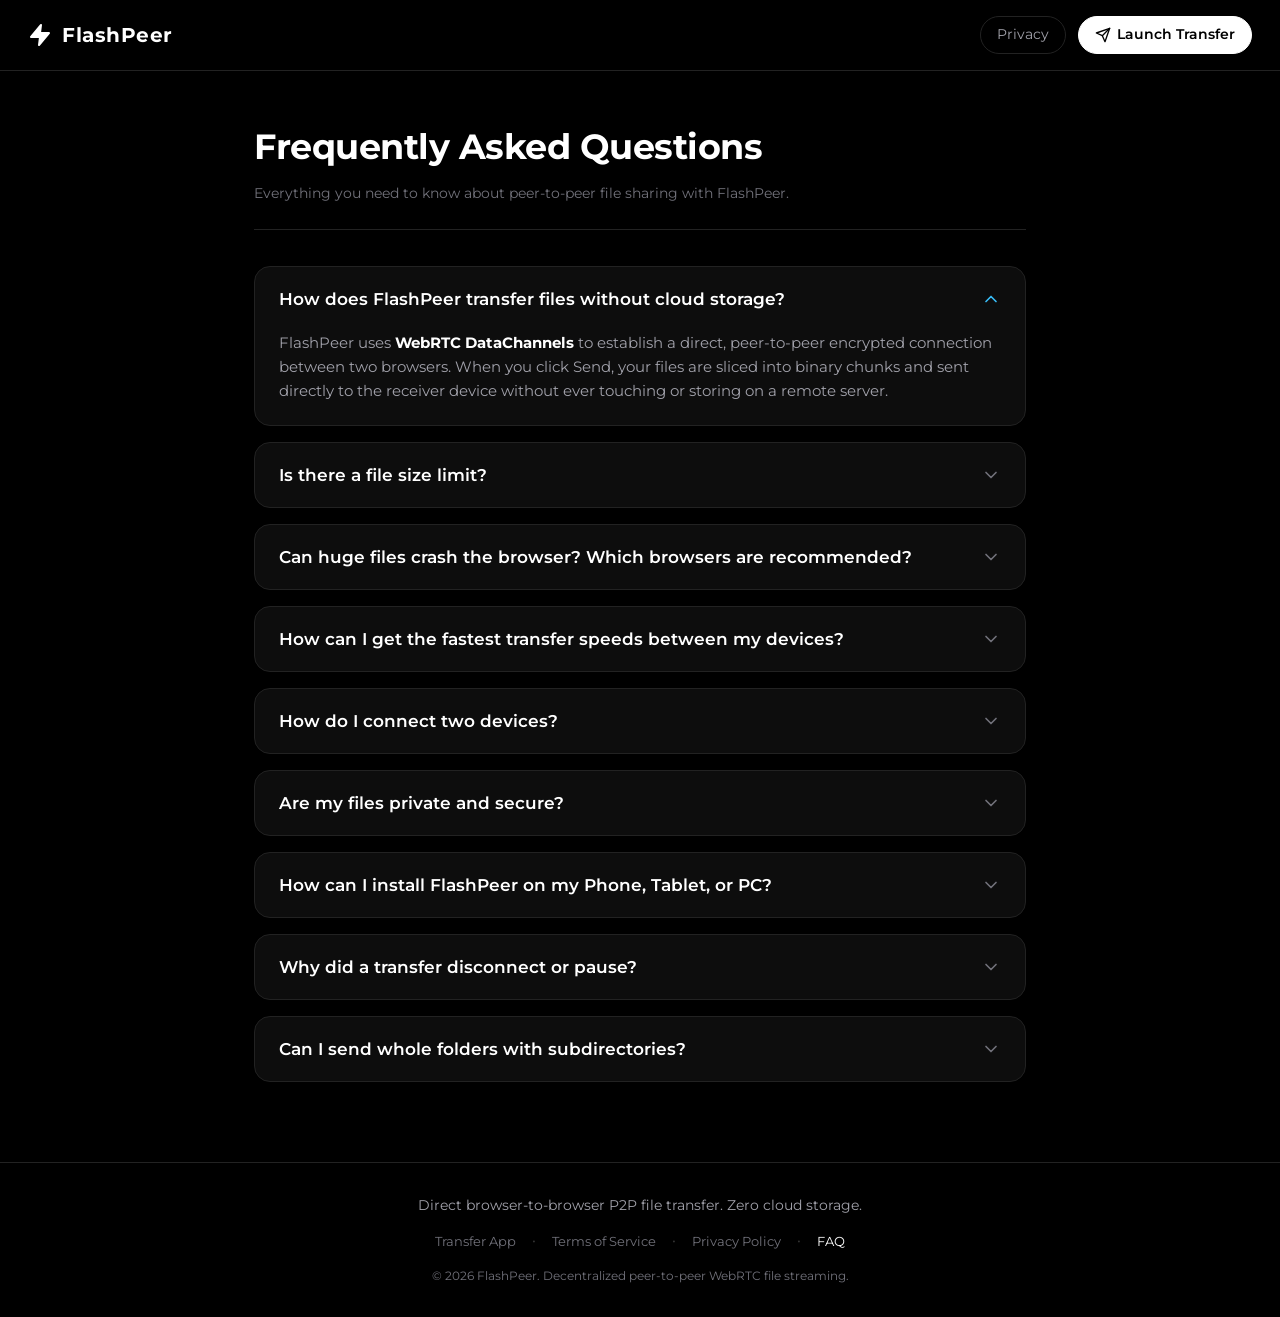
<file: FAQ/index.html>
<!DOCTYPE html>
<html lang="en">
<head>
    <meta charset="UTF-8">
    <meta name="viewport" content="width=device-width, initial-scale=1.0">
    <title>Frequently Asked Questions - FlashPeer</title>
    <link rel="icon" href="/icon.svg" type="image/svg+xml">
    <link rel="apple-touch-icon" href="/apple-touch-icon.png">
    <link rel="manifest" href="/manifest.webmanifest">
    <meta name="theme-color" content="#000000">
    <meta name="mobile-web-app-capable" content="yes">
    <meta name="apple-mobile-web-app-capable" content="yes">
    <meta name="apple-mobile-web-app-status-bar-style" content="black-translucent">
    <meta name="apple-mobile-web-app-title" content="FlashPeer">
    <meta name="description" content="FlashPeer FAQ - Answers to common questions about direct browser-to-browser P2P file transfers, security, file size limits, and installation.">

    <link rel="preconnect" href="https://fonts.googleapis.com">
    <link rel="preconnect" href="https://fonts.gstatic.com" crossorigin>
    <link href="https://fonts.googleapis.com/css2?family=Montserrat:wght@300;400;500;600;700&family=Roboto+Mono:wght@500;600&display=swap" rel="stylesheet">

    <style>
        :root {
            --bg-color: #000000;
            --surface-color: #0d0d0d;
            --surface-card: #121212;
            --surface-hover: #181818;
            --border-color: #222222;
            --border-highlight: #333333;
            --text-primary: #ffffff;
            --text-secondary: #a1a1aa;
            --text-muted: #71717a;
            --accent-cyan: #38bdf8;
            --status-connected: #22c55e;
        }

        * { box-sizing: border-box; margin: 0; padding: 0; }

        body {
            background-color: var(--bg-color);
            color: var(--text-primary);
            font-family: 'Montserrat', sans-serif;
            min-height: 100vh;
            display: flex;
            flex-direction: column;
            line-height: 1.6;
        }

        /* Navigation Bar */
        .top-nav {
            display: flex;
            justify-content: space-between;
            align-items: center;
            width: 100%;
            padding: 16px 28px;
            background-color: var(--bg-color);
            border-bottom: 1px solid var(--border-color);
            position: sticky;
            top: 0;
            z-index: 50;
            backdrop-filter: blur(8px);
        }

        .nav-brand {
            display: flex;
            align-items: center;
            gap: 10px;
            text-decoration: none;
            color: var(--text-primary);
            transition: opacity 0.2s;
        }
        .nav-brand:hover { opacity: 0.85; }

        .nav-brand h1 {
            font-weight: 700;
            font-size: 1.25rem;
            letter-spacing: 0.5px;
            margin: 0;
        }

        .nav-actions {
            display: flex;
            align-items: center;
            gap: 12px;
        }

        .nav-btn {
            background: transparent;
            border: 1px solid var(--border-color);
            color: var(--text-secondary);
            font-family: 'Montserrat', sans-serif;
            font-size: 0.85rem;
            padding: 7px 16px;
            border-radius: 999px;
            cursor: pointer;
            text-decoration: none;
            display: inline-flex;
            align-items: center;
            gap: 6px;
            transition: all 0.2s;
        }
        .nav-btn:hover {
            color: var(--text-primary);
            border-color: var(--border-highlight);
            background-color: var(--surface-card);
        }

        .nav-btn-primary {
            background-color: #ffffff;
            color: #000000;
            border: 1px solid #ffffff;
            font-weight: 600;
        }
        .nav-btn-primary:hover {
            background-color: #e4e4e7;
            color: #000000;
            border-color: #e4e4e7;
        }

        /* Container */
        .faq-container {
            max-width: 820px;
            width: 100%;
            margin: 0 auto;
            padding: 48px 24px 80px 24px;
            flex: 1;
        }

        .faq-header {
            margin-bottom: 36px;
            border-bottom: 1px solid var(--border-color);
            padding-bottom: 24px;
        }

        .faq-badge {
            display: inline-flex;
            align-items: center;
            gap: 6px;
            background-color: #1a1a1a;
            border: 1px solid var(--border-color);
            color: var(--accent-cyan);
            font-size: 0.75rem;
            text-transform: uppercase;
            letter-spacing: 1px;
            padding: 4px 12px;
            border-radius: 999px;
            margin-bottom: 16px;
        }

        .faq-header h2 {
            font-size: 2.2rem;
            font-weight: 700;
            letter-spacing: -0.5px;
            margin-bottom: 8px;
        }

        .faq-meta {
            font-size: 0.85rem;
            color: var(--text-muted);
        }

        /* FAQ Accordion Items */
        .faq-list {
            display: flex;
            flex-direction: column;
            gap: 16px;
        }

        .faq-item {
            background-color: var(--surface-color);
            border: 1px solid var(--border-color);
            border-radius: 16px;
            overflow: hidden;
            transition: border-color 0.2s, background-color 0.2s;
        }
        .faq-item:hover {
            border-color: var(--border-highlight);
        }

        .faq-question {
            padding: 22px 24px;
            width: 100%;
            background: none;
            border: none;
            color: var(--text-primary);
            text-align: left;
            font-family: 'Montserrat', sans-serif;
            font-size: 1.05rem;
            font-weight: 600;
            display: flex;
            justify-content: space-between;
            align-items: center;
            cursor: pointer;
            gap: 16px;
        }

        .faq-chevron {
            width: 20px;
            height: 20px;
            color: var(--text-muted);
            transition: transform 0.25s ease;
            flex-shrink: 0;
        }

        .faq-item.open .faq-chevron {
            transform: rotate(180deg);
            color: var(--accent-cyan);
        }

        .faq-answer {
            max-height: 0;
            overflow: hidden;
            transition: max-height 0.3s ease, padding 0.3s ease;
            padding: 0 24px;
            color: var(--text-secondary);
            font-size: 0.94rem;
        }

        .faq-item.open .faq-answer {
            max-height: 800px;
            padding: 0 24px 22px 24px;
        }

        .faq-answer p {
            margin-bottom: 10px;
        }
        .faq-answer p:last-child { margin-bottom: 0; }

        .faq-answer strong {
            color: #ffffff;
        }

        .faq-answer ul {
            margin: 8px 0 12px 22px;
            display: flex;
            flex-direction: column;
            gap: 6px;
        }
        .faq-answer li {
            color: var(--text-secondary);
        }

        .faq-note {
            background-color: #151515;
            border-left: 3px solid var(--accent-cyan);
            padding: 10px 14px;
            border-radius: 4px 8px 8px 4px;
            margin: 12px 0 8px 0;
            font-size: 0.88rem;
            color: var(--text-secondary);
            line-height: 1.5;
        }
        .faq-note strong {
            color: var(--accent-cyan);
        }

        /* Site Footer */
        .site-footer {
            border-top: 1px solid var(--border-color);
            padding: 32px 24px;
            text-align: center;
            background-color: var(--bg-color);
            display: flex;
            flex-direction: column;
            align-items: center;
            gap: 14px;
        }

        .footer-tagline {
            font-size: 0.85rem;
            color: var(--text-secondary);
        }

        .footer-links {
            display: flex;
            align-items: center;
            justify-content: center;
            gap: 16px;
            flex-wrap: wrap;
        }

        .footer-link {
            color: var(--text-muted);
            text-decoration: none;
            font-size: 0.82rem;
            transition: color 0.2s;
        }
        .footer-link:hover, .footer-link.active {
            color: var(--text-primary);
        }

        .footer-divider {
            color: var(--border-highlight);
            font-size: 0.8rem;
        }

        .footer-copy {
            font-size: 0.75rem;
            color: var(--text-muted);
        }

        @media (max-width: 640px) {
            .top-nav { padding: 12px 16px; }
            .faq-container { padding: 24px 16px 60px 16px; }
            .faq-header h2 { font-size: 1.7rem; }
            .faq-question { padding: 18px 18px; font-size: 0.95rem; }
            .faq-item.open .faq-answer { padding: 0 18px 18px 18px; }
        }
    </style>
</head>
<body>

    <!-- Top Navigation -->
    <nav class="top-nav">
        <a href="/" class="nav-brand" title="FlashPeer Homepage">
            <svg style="width:24px;height:24px;color:white;" viewBox="0 0 24 24" fill="none" stroke="currentColor" stroke-width="2" stroke-linecap="round" stroke-linejoin="round">
                <polygon points="13 2 3 14 12 14 11 22 21 10 12 10 13 2" fill="white"></polygon>
            </svg>
            <h1>FlashPeer</h1>
        </a>
        <div class="nav-actions">
            <a href="/PrivacyPolicy" class="nav-btn">Privacy</a>
            <a href="/" class="nav-btn nav-btn-primary">
                <svg style="width:16px;height:16px;" viewBox="0 0 24 24" fill="none" stroke="currentColor" stroke-width="2" stroke-linecap="round" stroke-linejoin="round">
                    <line x1="22" y1="2" x2="11" y2="13"></line>
                    <polygon points="22 2 15 22 11 13 2 9 22 2"></polygon>
                </svg>
                Launch Transfer
            </a>
        </div>
    </nav>

    <!-- Main FAQ Content -->
    <main class="faq-container">
        <header class="faq-header">
            <h2>Frequently Asked Questions</h2>
            <p class="faq-meta">Everything you need to know about peer-to-peer file sharing with FlashPeer.</p>
        </header>

        <div class="faq-list">
            <div class="faq-item open">
                <button class="faq-question">
                    <span>How does FlashPeer transfer files without cloud storage?</span>
                    <svg class="faq-chevron" viewBox="0 0 24 24" fill="none" stroke="currentColor" stroke-width="2" stroke-linecap="round" stroke-linejoin="round"><polyline points="6 9 12 15 18 9"></polyline></svg>
                </button>
                <div class="faq-answer">
                    <p>FlashPeer uses <strong>WebRTC DataChannels</strong> to establish a direct, peer-to-peer encrypted connection between two browsers. When you click Send, your files are sliced into binary chunks and sent directly to the receiver device without ever touching or storing on a remote server.</p>
                </div>
            </div>

            <div class="faq-item">
                <button class="faq-question">
                    <span>Is there a file size limit?</span>
                    <svg class="faq-chevron" viewBox="0 0 24 24" fill="none" stroke="currentColor" stroke-width="2" stroke-linecap="round" stroke-linejoin="round"><polyline points="6 9 12 15 18 9"></polyline></svg>
                </button>
                <div class="faq-answer">
                    <p><strong>There are no artificial file size limits imposed by FlashPeer.</strong> You can share high-definition videos, large archives, disk images, or entire folder trees directly between devices without arbitrary caps.</p>
                </div>
            </div>

            <div class="faq-item">
                <button class="faq-question">
                    <span>Can huge files crash the browser? Which browsers are recommended?</span>
                    <svg class="faq-chevron" viewBox="0 0 24 24" fill="none" stroke="currentColor" stroke-width="2" stroke-linecap="round" stroke-linejoin="round"><polyline points="6 9 12 15 18 9"></polyline></svg>
                </button>
                <div class="faq-answer">
                    <p><strong>Yes, it is possible.</strong> Because WebRTC transfers assemble file data inside the browser, if a file is extremely huge and your browser or device runs out of available RAM, the browser tab can run out of memory and crash (e.g., an "Aw, Snap!" or Out of Memory error).</p>
                    
                    <p><strong>Recommended browsers that don't usually crash*:</strong><br>
                    For large multi-gigabyte transfers, we recommend using Chromium-based desktop browsers:</p>
                    <ul>
                        <li><strong>Google Chrome</strong> (Desktop)</li>
                        <li><strong>Microsoft Edge</strong> (Desktop)</li>
                        <li><strong>Brave Browser</strong> (Desktop)</li>
                        <li><strong>Opera</strong> (Desktop)</li>
                    </ul>
                    <p>These desktop browsers support the <em>Native File System Access API</em>. This allows FlashPeer to stream incoming file chunks directly to your physical hard drive chunk-by-chunk instead of keeping the entire file in RAM, meaning they <strong>don't usually crash*</strong>.</p>
                    
                    <div class="faq-note">
                        <strong>*Important Note:</strong> Even browsers like Google Chrome and Microsoft Edge which can handle big files can still crash sometimes if your hard drive runs out of free space, if system memory is exhausted by heavy background apps, or on mobile devices where operating systems enforce strict per-tab memory limits.
                    </div>
                </div>
            </div>

            <div class="faq-item">
                <button class="faq-question">
                    <span>How can I get the fastest transfer speeds between my devices?</span>
                    <svg class="faq-chevron" viewBox="0 0 24 24" fill="none" stroke="currentColor" stroke-width="2" stroke-linecap="round" stroke-linejoin="round"><polyline points="6 9 12 15 18 9"></polyline></svg>
                </button>
                <div class="faq-answer">
                    <p>To maximize your WebRTC direct transfer throughput:</p>
                    <ul>
                        <li><strong>Use 5 GHz Wi-Fi or Mobile Hotspot:</strong> Connect both devices to the 5 GHz band of your home/office router or turn on your phone's personal Wi-Fi Hotspot. 5 GHz Wi-Fi provides significantly lower latency and dramatically higher bandwidth than congested 2.4 GHz channels.</li>
                        <li><strong>Disable Client/AP Isolation on Routers:</strong> Some guest Wi-Fi networks prevent devices on the same router from talking directly to each other. On standard home networks, devices negotiate direct local peer-to-peer routes.</li>
                        <li><strong>Keep Tabs in Foreground:</strong> Browsers throttle background tabs aggressively to conserve battery. FlashPeer automatically requests a <em>Screen Wake Lock</em> to prevent your display from sleeping, but keep the tab visible until 100% completion.</li>
                        <li><strong>Chromium Browsers for Multi-Gigabyte Files:</strong> On desktop and mobile, Chrome, Edge, and Brave support native disk streaming to bypass memory limits.</li>
                    </ul>
                </div>
            </div>

            <div class="faq-item">
                <button class="faq-question">
                    <span>How do I connect two devices?</span>
                    <svg class="faq-chevron" viewBox="0 0 24 24" fill="none" stroke="currentColor" stroke-width="2" stroke-linecap="round" stroke-linejoin="round"><polyline points="6 9 12 15 18 9"></polyline></svg>
                </button>
                <div class="faq-answer">
                    <p>Device 1 opens FlashPeer in <strong>Send Files</strong> mode, which displays a 5-digit room code and a Share Link. Device 2 opens FlashPeer in <strong>Receive Files</strong> mode and enters the 5-digit code (or simply clicks the link). The two devices negotiate a connection in under 2 seconds.</p>
                </div>
            </div>

            <div class="faq-item">
                <button class="faq-question">
                    <span>Are my files private and secure?</span>
                    <svg class="faq-chevron" viewBox="0 0 24 24" fill="none" stroke="currentColor" stroke-width="2" stroke-linecap="round" stroke-linejoin="round"><polyline points="6 9 12 15 18 9"></polyline></svg>
                </button>
                <div class="faq-answer">
                    <p>Yes. All WebRTC transfers are end-to-end encrypted using <strong>DTLS (Datagram Transport Layer Security)</strong>. The cryptographic keys are negotiated directly between the two browser clients, meaning neither FlashPeer nor your internet service provider can read your files.</p>
                </div>
            </div>

            <div class="faq-item">
                <button class="faq-question">
                    <span>How can I install FlashPeer on my Phone, Tablet, or PC?</span>
                    <svg class="faq-chevron" viewBox="0 0 24 24" fill="none" stroke="currentColor" stroke-width="2" stroke-linecap="round" stroke-linejoin="round"><polyline points="6 9 12 15 18 9"></polyline></svg>
                </button>
                <div class="faq-answer">
                    <p>FlashPeer is a Progressive Web App (PWA) installable across all modern devices:</p>
                    <p>• <strong>Chrome / Edge / Brave (Android, PC, Mac):</strong> Click the install icon in your browser's address bar or menu (⋮ / ⋯) and select <em>Install FlashPeer</em>.</p>
                    <p>• <strong>Safari (iPhone & iPad):</strong> Tap the <em>Share</em> button (square with arrow) at the bottom of Safari, scroll down, and tap <em>Add to Home Screen</em>.</p>
                    <p>• <strong>Firefox:</strong> On mobile, tap the menu (⋮) and choose <em>Install</em> or <em>Add to Home Screen</em>.</p>
                </div>
            </div>

            <div class="faq-item">
                <button class="faq-question">
                    <span>Why did a transfer disconnect or pause?</span>
                    <svg class="faq-chevron" viewBox="0 0 24 24" fill="none" stroke="currentColor" stroke-width="2" stroke-linecap="round" stroke-linejoin="round"><polyline points="6 9 12 15 18 9"></polyline></svg>
                </button>
                <div class="faq-answer">
                    <p>Because FlashPeer streams directly peer-to-peer in real time, closing the tab, locking the phone screen, or switching Wi-Fi networks will disrupt the connection. Keep both browser tabs active until the transfer reaches 100%.</p>
                </div>
            </div>

            <div class="faq-item">
                <button class="faq-question">
                    <span>Can I send whole folders with subdirectories?</span>
                    <svg class="faq-chevron" viewBox="0 0 24 24" fill="none" stroke="currentColor" stroke-width="2" stroke-linecap="round" stroke-linejoin="round"><polyline points="6 9 12 15 18 9"></polyline></svg>
                </button>
                <div class="faq-answer">
                    <p>Yes! Click the <strong>Add folders</strong> button or drag and drop an entire folder hierarchy. FlashPeer preserves directory paths and file hierarchy for the recipient.</p>
                </div>
            </div>
        </div>
    </main>

    <!-- Site Footer -->
    <footer class="site-footer">
        <p class="footer-tagline">Direct browser-to-browser P2P file transfer. Zero cloud storage.</p>
        <div class="footer-links">
            <a href="/" class="footer-link">Transfer App</a>
            <span class="footer-divider">•</span>
            <a href="/TermsOfService" class="footer-link">Terms of Service</a>
            <span class="footer-divider">•</span>
            <a href="/PrivacyPolicy" class="footer-link">Privacy Policy</a>
            <span class="footer-divider">•</span>
            <a href="/FAQ" class="footer-link active">FAQ</a>
        </div>
        <p class="footer-copy">© 2026 FlashPeer. Decentralized peer-to-peer WebRTC file streaming.</p>
    </footer>

    <script>
        // Accordion functionality
        document.querySelectorAll('.faq-question').forEach(button => {
            button.addEventListener('click', () => {
                const item = button.parentElement;
                const wasOpen = item.classList.contains('open');
                // Optional: close other items or allow multiple open
                item.classList.toggle('open');
            });
        });

        // Register PWA service worker
        if ('serviceWorker' in navigator) {
            window.addEventListener('load', () => {
                navigator.serviceWorker.register('/sw.js').catch(() => {});
            });
        }
    </script>
</body>
</html>
</file>
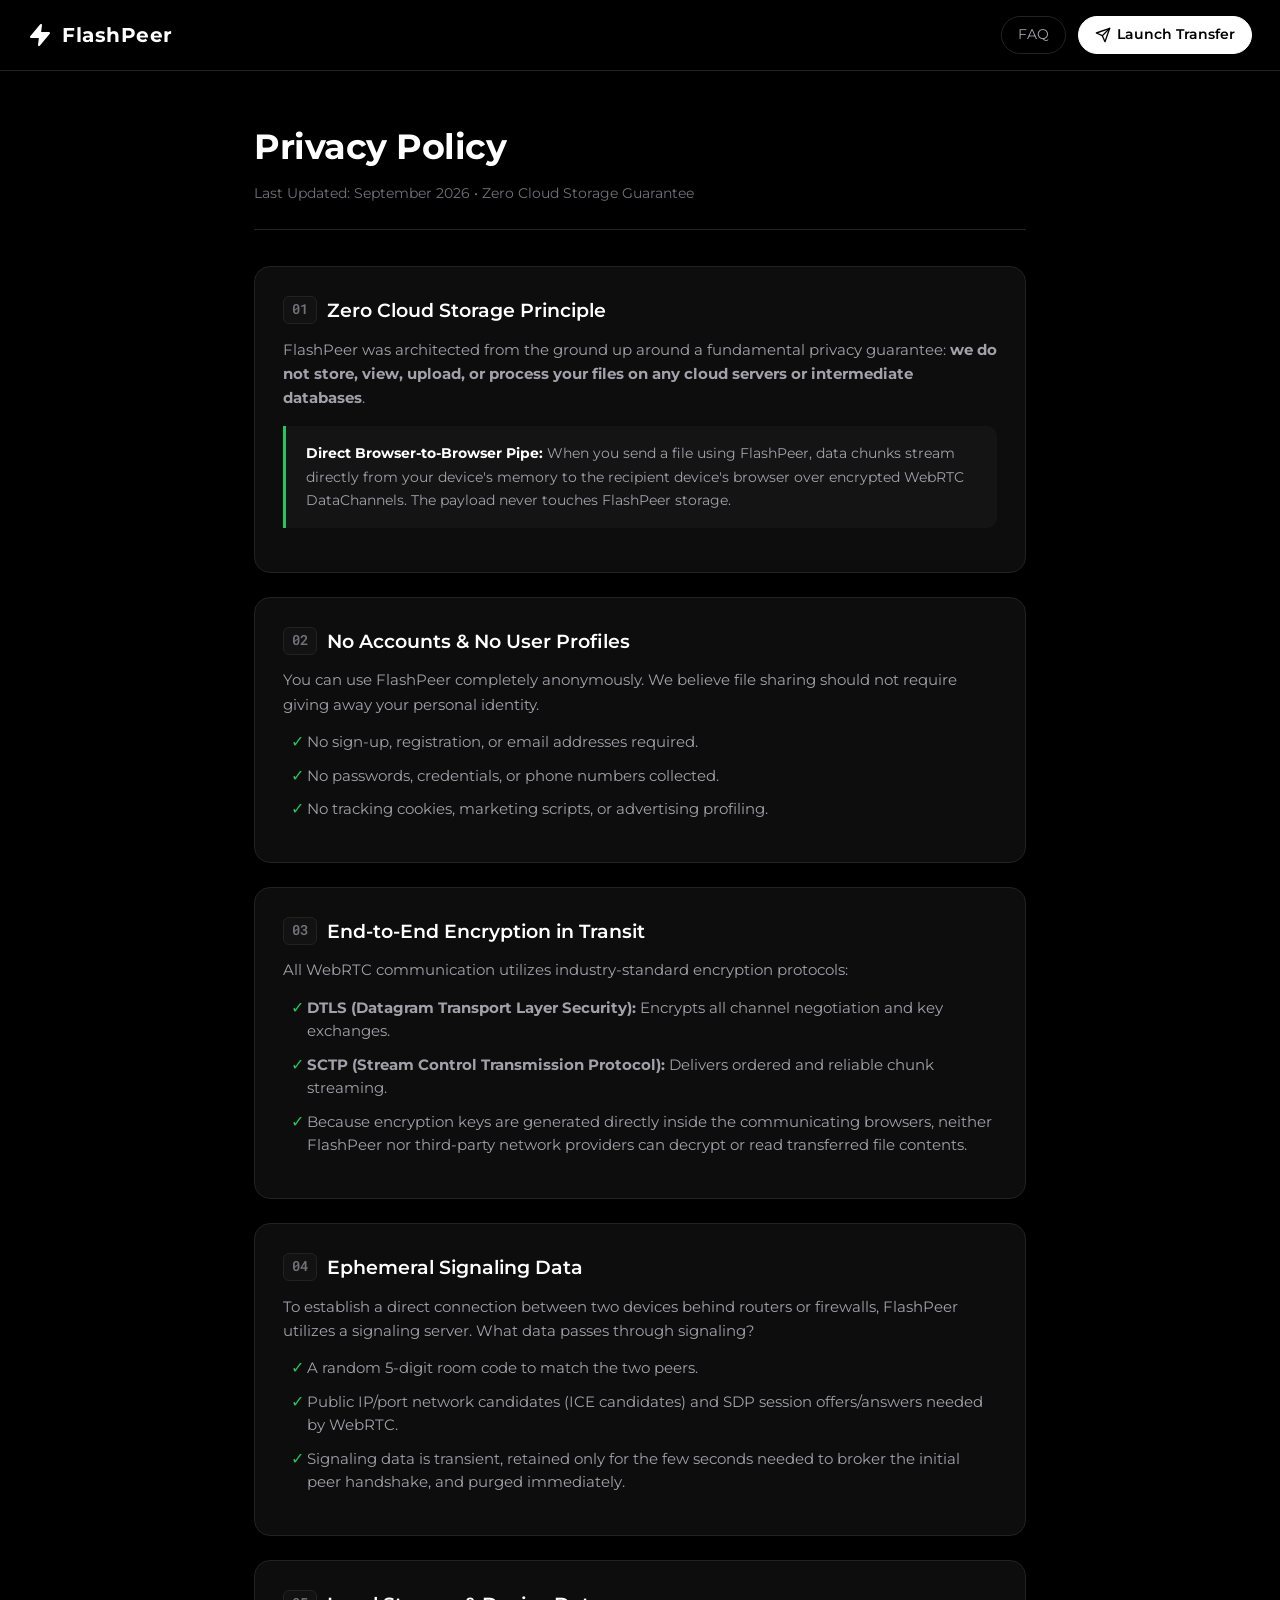
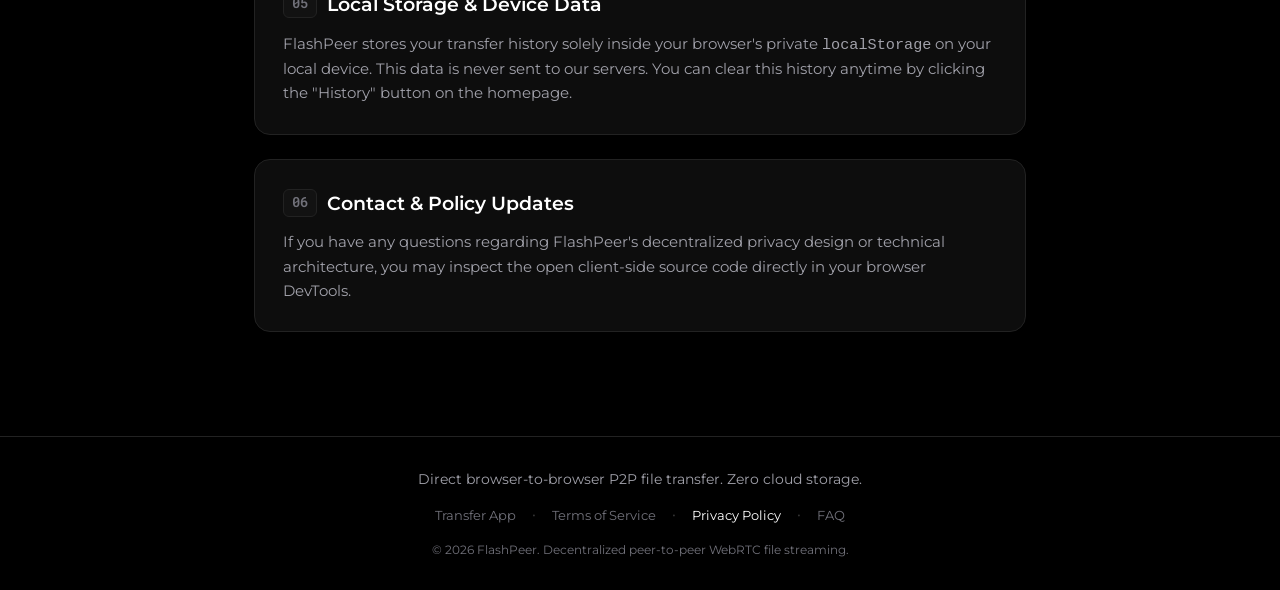
<file: PrivacyPolicy/index.html>
<!DOCTYPE html>
<html lang="en">
<head>
    <meta charset="UTF-8">
    <meta name="viewport" content="width=device-width, initial-scale=1.0">
    <title>Privacy Policy - FlashPeer</title>
    <link rel="icon" href="/icon.svg" type="image/svg+xml">
    <link rel="apple-touch-icon" href="/apple-touch-icon.png">
    <link rel="manifest" href="/manifest.webmanifest">
    <meta name="theme-color" content="#000000">
    <meta name="mobile-web-app-capable" content="yes">
    <meta name="apple-mobile-web-app-capable" content="yes">
    <meta name="apple-mobile-web-app-status-bar-style" content="black-translucent">
    <meta name="apple-mobile-web-app-title" content="FlashPeer">
    <meta name="description" content="FlashPeer Privacy Policy - True zero cloud storage, end-to-end encrypted WebRTC browser-to-browser file transfers. No accounts, no trackers.">

    <link rel="preconnect" href="https://fonts.googleapis.com">
    <link rel="preconnect" href="https://fonts.gstatic.com" crossorigin>
    <link href="https://fonts.googleapis.com/css2?family=Montserrat:wght@300;400;500;600;700&family=Roboto+Mono:wght@500;600&display=swap" rel="stylesheet">

    <style>
        :root {
            --bg-color: #000000;
            --surface-color: #0d0d0d;
            --surface-card: #121212;
            --border-color: #222222;
            --border-highlight: #333333;
            --text-primary: #ffffff;
            --text-secondary: #a1a1aa;
            --text-muted: #71717a;
            --accent-cyan: #38bdf8;
            --status-connected: #22c55e;
        }

        * { box-sizing: border-box; margin: 0; padding: 0; }

        body {
            background-color: var(--bg-color);
            color: var(--text-primary);
            font-family: 'Montserrat', sans-serif;
            min-height: 100vh;
            display: flex;
            flex-direction: column;
            line-height: 1.6;
        }

        /* Navigation Bar */
        .top-nav {
            display: flex;
            justify-content: space-between;
            align-items: center;
            width: 100%;
            padding: 16px 28px;
            background-color: var(--bg-color);
            border-bottom: 1px solid var(--border-color);
            position: sticky;
            top: 0;
            z-index: 50;
            backdrop-filter: blur(8px);
        }

        .nav-brand {
            display: flex;
            align-items: center;
            gap: 10px;
            text-decoration: none;
            color: var(--text-primary);
            transition: opacity 0.2s;
        }
        .nav-brand:hover { opacity: 0.85; }

        .nav-brand h1 {
            font-weight: 700;
            font-size: 1.25rem;
            letter-spacing: 0.5px;
            margin: 0;
        }

        .nav-actions {
            display: flex;
            align-items: center;
            gap: 12px;
        }

        .nav-btn {
            background: transparent;
            border: 1px solid var(--border-color);
            color: var(--text-secondary);
            font-family: 'Montserrat', sans-serif;
            font-size: 0.85rem;
            padding: 7px 16px;
            border-radius: 999px;
            cursor: pointer;
            text-decoration: none;
            display: inline-flex;
            align-items: center;
            gap: 6px;
            transition: all 0.2s;
        }
        .nav-btn:hover {
            color: var(--text-primary);
            border-color: var(--border-highlight);
            background-color: var(--surface-card);
        }

        .nav-btn-primary {
            background-color: #ffffff;
            color: #000000;
            border: 1px solid #ffffff;
            font-weight: 600;
        }
        .nav-btn-primary:hover {
            background-color: #e4e4e7;
            color: #000000;
            border-color: #e4e4e7;
        }

        /* Main Container */
        .doc-container {
            max-width: 820px;
            width: 100%;
            margin: 0 auto;
            padding: 48px 24px 80px 24px;
            flex: 1;
        }

        .doc-header {
            margin-bottom: 36px;
            border-bottom: 1px solid var(--border-color);
            padding-bottom: 24px;
        }

        .doc-badge {
            display: inline-flex;
            align-items: center;
            gap: 6px;
            background-color: #1a1a1a;
            border: 1px solid var(--border-color);
            color: var(--text-secondary);
            font-size: 0.75rem;
            text-transform: uppercase;
            letter-spacing: 1px;
            padding: 4px 12px;
            border-radius: 999px;
            margin-bottom: 16px;
        }

        .doc-header h2 {
            font-size: 2.2rem;
            font-weight: 700;
            letter-spacing: -0.5px;
            margin-bottom: 8px;
        }

        .doc-meta {
            font-size: 0.85rem;
            color: var(--text-muted);
        }

        .doc-section {
            background-color: var(--surface-color);
            border: 1px solid var(--border-color);
            border-radius: 16px;
            padding: 28px;
            margin-bottom: 24px;
        }

        .doc-section h3 {
            font-size: 1.2rem;
            font-weight: 600;
            margin-bottom: 12px;
            color: var(--text-primary);
            display: flex;
            align-items: center;
            gap: 10px;
        }

        .section-num {
            font-family: 'Roboto Mono', monospace;
            font-size: 0.85rem;
            color: var(--text-muted);
            background: var(--surface-card);
            padding: 2px 8px;
            border-radius: 6px;
            border: 1px solid var(--border-color);
        }

        .doc-section p {
            color: var(--text-secondary);
            font-size: 0.95rem;
            margin-bottom: 14px;
        }
        .doc-section p:last-child { margin-bottom: 0; }

        .doc-section ul {
            list-style: none;
            margin: 12px 0;
            padding-left: 0;
        }

        .doc-section li {
            position: relative;
            padding-left: 24px;
            margin-bottom: 10px;
            color: var(--text-secondary);
            font-size: 0.92rem;
        }
        .doc-section li::before {
            content: "✓";
            position: absolute;
            left: 8px;
            color: var(--status-connected);
            font-size: 1rem;
            line-height: 1.4;
        }

        .callout-box {
            background-color: #141414;
            border-left: 3px solid var(--status-connected);
            border-radius: 0 10px 10px 0;
            padding: 16px 20px;
            margin: 16px 0;
            font-size: 0.9rem;
            color: var(--text-secondary);
        }
        .callout-box strong { color: #ffffff; }

        /* Site Footer */
        .site-footer {
            border-top: 1px solid var(--border-color);
            padding: 32px 24px;
            text-align: center;
            background-color: var(--bg-color);
            display: flex;
            flex-direction: column;
            align-items: center;
            gap: 14px;
        }

        .footer-tagline {
            font-size: 0.85rem;
            color: var(--text-secondary);
        }

        .footer-links {
            display: flex;
            align-items: center;
            justify-content: center;
            gap: 16px;
            flex-wrap: wrap;
        }

        .footer-link {
            color: var(--text-muted);
            text-decoration: none;
            font-size: 0.82rem;
            transition: color 0.2s;
        }
        .footer-link:hover, .footer-link.active {
            color: var(--text-primary);
        }

        .footer-divider {
            color: var(--border-highlight);
            font-size: 0.8rem;
        }

        .footer-copy {
            font-size: 0.75rem;
            color: var(--text-muted);
        }

        @media (max-width: 640px) {
            .top-nav { padding: 12px 16px; }
            .doc-container { padding: 24px 16px 60px 16px; }
            .doc-header h2 { font-size: 1.7rem; }
            .doc-section { padding: 20px 16px; }
        }
    </style>
</head>
<body>

    <!-- Top Navigation -->
    <nav class="top-nav">
        <a href="/" class="nav-brand" title="FlashPeer Homepage">
            <svg style="width:24px;height:24px;color:white;" viewBox="0 0 24 24" fill="none" stroke="currentColor" stroke-width="2" stroke-linecap="round" stroke-linejoin="round">
                <polygon points="13 2 3 14 12 14 11 22 21 10 12 10 13 2" fill="white"></polygon>
            </svg>
            <h1>FlashPeer</h1>
        </a>
        <div class="nav-actions">
            <a href="/FAQ" class="nav-btn">FAQ</a>
            <a href="/" class="nav-btn nav-btn-primary">
                <svg style="width:16px;height:16px;" viewBox="0 0 24 24" fill="none" stroke="currentColor" stroke-width="2" stroke-linecap="round" stroke-linejoin="round">
                    <line x1="22" y1="2" x2="11" y2="13"></line>
                    <polygon points="22 2 15 22 11 13 2 9 22 2"></polygon>
                </svg>
                Launch Transfer
            </a>
        </div>
    </nav>

    <!-- Main Content -->
    <main class="doc-container">
        <header class="doc-header">
            <h2>Privacy Policy</h2>
            <p class="doc-meta">Last Updated: September 2026 • Zero Cloud Storage Guarantee</p>
        </header>

        <article>
            <section class="doc-section">
                <h3><span class="section-num">01</span> Zero Cloud Storage Principle</h3>
                <p>FlashPeer was architected from the ground up around a fundamental privacy guarantee: <strong>we do not store, view, upload, or process your files on any cloud servers or intermediate databases</strong>.</p>
                <div class="callout-box">
                    <strong>Direct Browser-to-Browser Pipe:</strong> When you send a file using FlashPeer, data chunks stream directly from your device's memory to the recipient device's browser over encrypted WebRTC DataChannels. The payload never touches FlashPeer storage.
                </div>
            </section>

            <section class="doc-section">
                <h3><span class="section-num">02</span> No Accounts & No User Profiles</h3>
                <p>You can use FlashPeer completely anonymously. We believe file sharing should not require giving away your personal identity.</p>
                <ul>
                    <li>No sign-up, registration, or email addresses required.</li>
                    <li>No passwords, credentials, or phone numbers collected.</li>
                    <li>No tracking cookies, marketing scripts, or advertising profiling.</li>
                </ul>
            </section>

            <section class="doc-section">
                <h3><span class="section-num">03</span> End-to-End Encryption in Transit</h3>
                <p>All WebRTC communication utilizes industry-standard encryption protocols:</p>
                <ul>
                    <li><strong>DTLS (Datagram Transport Layer Security):</strong> Encrypts all channel negotiation and key exchanges.</li>
                    <li><strong>SCTP (Stream Control Transmission Protocol):</strong> Delivers ordered and reliable chunk streaming.</li>
                    <li>Because encryption keys are generated directly inside the communicating browsers, neither FlashPeer nor third-party network providers can decrypt or read transferred file contents.</li>
                </ul>
            </section>

            <section class="doc-section">
                <h3><span class="section-num">04</span> Ephemeral Signaling Data</h3>
                <p>To establish a direct connection between two devices behind routers or firewalls, FlashPeer utilizes a signaling server. What data passes through signaling?</p>
                <ul>
                    <li>A random 5-digit room code to match the two peers.</li>
                    <li>Public IP/port network candidates (ICE candidates) and SDP session offers/answers needed by WebRTC.</li>
                    <li>Signaling data is transient, retained only for the few seconds needed to broker the initial peer handshake, and purged immediately.</li>
                </ul>
            </section>

            <section class="doc-section">
                <h3><span class="section-num">05</span> Local Storage & Device Data</h3>
                <p>FlashPeer stores your transfer history solely inside your browser's private <code>localStorage</code> on your local device. This data is never sent to our servers. You can clear this history anytime by clicking the "History" button on the homepage.</p>
            </section>

            <section class="doc-section">
                <h3><span class="section-num">06</span> Contact & Policy Updates</h3>
                <p>If you have any questions regarding FlashPeer's decentralized privacy design or technical architecture, you may inspect the open client-side source code directly in your browser DevTools.</p>
            </section>
        </article>
    </main>

    <!-- Site Footer -->
    <footer class="site-footer">
        <p class="footer-tagline">Direct browser-to-browser P2P file transfer. Zero cloud storage.</p>
        <div class="footer-links">
            <a href="/" class="footer-link">Transfer App</a>
            <span class="footer-divider">•</span>
            <a href="/TermsOfService" class="footer-link">Terms of Service</a>
            <span class="footer-divider">•</span>
            <a href="/PrivacyPolicy" class="footer-link active">Privacy Policy</a>
            <span class="footer-divider">•</span>
            <a href="/FAQ" class="footer-link">FAQ</a>
        </div>
        <p class="footer-copy">© 2026 FlashPeer. Decentralized peer-to-peer WebRTC file streaming.</p>
    </footer>

    <script>
        // Register PWA service worker
        if ('serviceWorker' in navigator) {
            window.addEventListener('load', () => {
                navigator.serviceWorker.register('/sw.js').catch(() => {});
            });
        }
    </script>
</body>
</html>
</file>
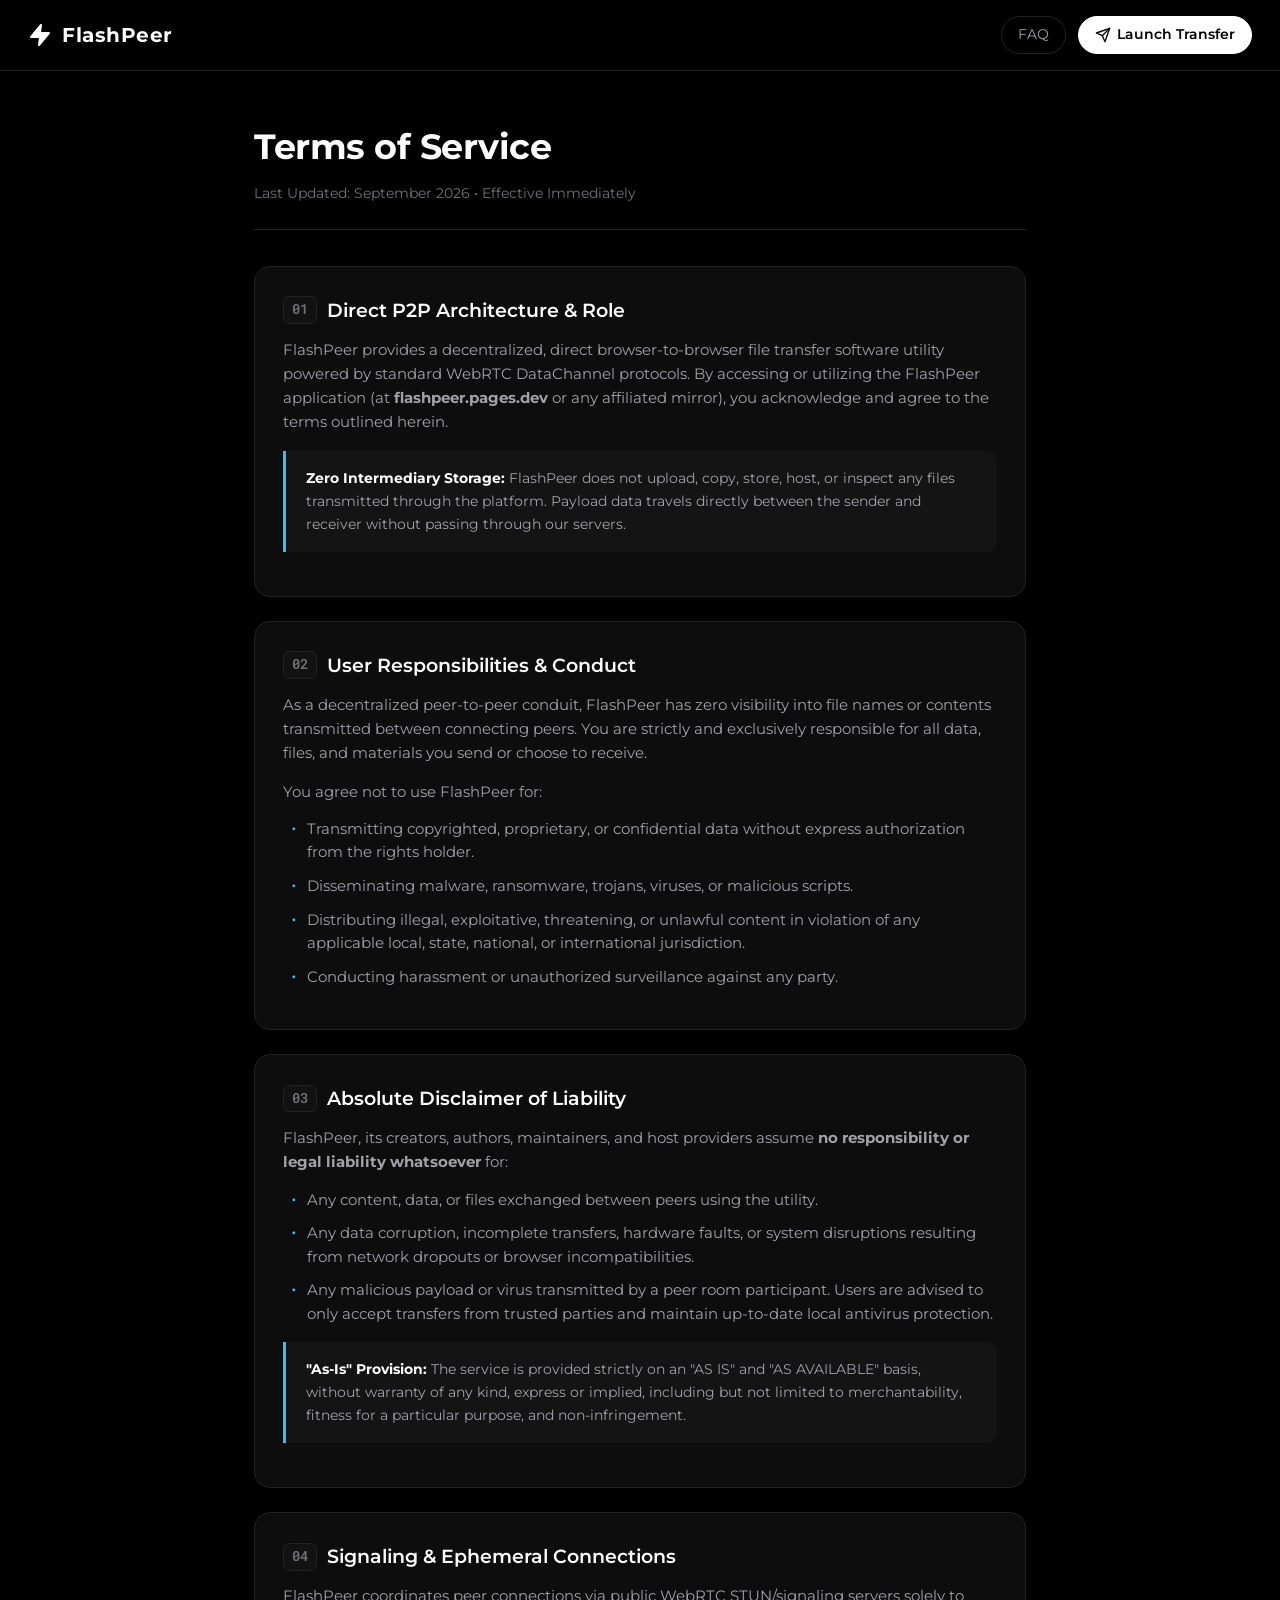
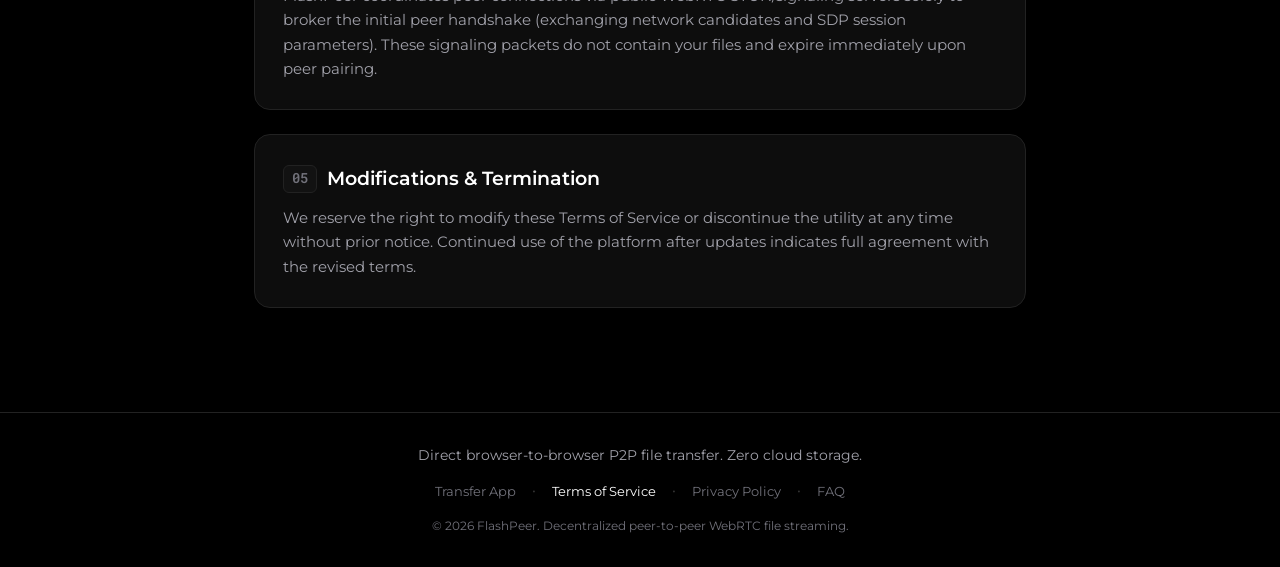
<file: TermsOfService/index.html>
<!DOCTYPE html>
<html lang="en">
<head>
    <meta charset="UTF-8">
    <meta name="viewport" content="width=device-width, initial-scale=1.0">
    <title>Terms of Service - FlashPeer</title>
    <link rel="icon" href="/icon.svg" type="image/svg+xml">
    <link rel="apple-touch-icon" href="/apple-touch-icon.png">
    <link rel="manifest" href="/manifest.webmanifest">
    <meta name="theme-color" content="#000000">
    <meta name="mobile-web-app-capable" content="yes">
    <meta name="apple-mobile-web-app-capable" content="yes">
    <meta name="apple-mobile-web-app-status-bar-style" content="black-translucent">
    <meta name="apple-mobile-web-app-title" content="FlashPeer">
    <meta name="description" content="FlashPeer Terms of Service - Decentralized browser-to-browser P2P file transfer utility. Zero cloud storage and liability disclaimers.">

    <link rel="preconnect" href="https://fonts.googleapis.com">
    <link rel="preconnect" href="https://fonts.gstatic.com" crossorigin>
    <link href="https://fonts.googleapis.com/css2?family=Montserrat:wght@300;400;500;600;700&family=Roboto+Mono:wght@500;600&display=swap" rel="stylesheet">

    <style>
        :root {
            --bg-color: #000000;
            --surface-color: #0d0d0d;
            --surface-card: #121212;
            --border-color: #222222;
            --border-highlight: #333333;
            --text-primary: #ffffff;
            --text-secondary: #a1a1aa;
            --text-muted: #71717a;
            --accent-cyan: #38bdf8;
            --status-connected: #22c55e;
        }

        * { box-sizing: border-box; margin: 0; padding: 0; }

        body {
            background-color: var(--bg-color);
            color: var(--text-primary);
            font-family: 'Montserrat', sans-serif;
            min-height: 100vh;
            display: flex;
            flex-direction: column;
            line-height: 1.6;
        }

        /* Navigation Bar */
        .top-nav {
            display: flex;
            justify-content: space-between;
            align-items: center;
            width: 100%;
            padding: 16px 28px;
            background-color: var(--bg-color);
            border-bottom: 1px solid var(--border-color);
            position: sticky;
            top: 0;
            z-index: 50;
            backdrop-filter: blur(8px);
        }

        .nav-brand {
            display: flex;
            align-items: center;
            gap: 10px;
            text-decoration: none;
            color: var(--text-primary);
            transition: opacity 0.2s;
        }
        .nav-brand:hover { opacity: 0.85; }

        .nav-brand h1 {
            font-weight: 700;
            font-size: 1.25rem;
            letter-spacing: 0.5px;
            margin: 0;
        }

        .nav-actions {
            display: flex;
            align-items: center;
            gap: 12px;
        }

        .nav-btn {
            background: transparent;
            border: 1px solid var(--border-color);
            color: var(--text-secondary);
            font-family: 'Montserrat', sans-serif;
            font-size: 0.85rem;
            padding: 7px 16px;
            border-radius: 999px;
            cursor: pointer;
            text-decoration: none;
            display: inline-flex;
            align-items: center;
            gap: 6px;
            transition: all 0.2s;
        }
        .nav-btn:hover {
            color: var(--text-primary);
            border-color: var(--border-highlight);
            background-color: var(--surface-card);
        }

        .nav-btn-primary {
            background-color: #ffffff;
            color: #000000;
            border: 1px solid #ffffff;
            font-weight: 600;
        }
        .nav-btn-primary:hover {
            background-color: #e4e4e7;
            color: #000000;
            border-color: #e4e4e7;
        }

        /* Main Container */
        .doc-container {
            max-width: 820px;
            width: 100%;
            margin: 0 auto;
            padding: 48px 24px 80px 24px;
            flex: 1;
        }

        .doc-header {
            margin-bottom: 36px;
            border-bottom: 1px solid var(--border-color);
            padding-bottom: 24px;
        }

        .doc-badge {
            display: inline-flex;
            align-items: center;
            gap: 6px;
            background-color: #1a1a1a;
            border: 1px solid var(--border-color);
            color: var(--text-secondary);
            font-size: 0.75rem;
            text-transform: uppercase;
            letter-spacing: 1px;
            padding: 4px 12px;
            border-radius: 999px;
            margin-bottom: 16px;
        }

        .doc-header h2 {
            font-size: 2.2rem;
            font-weight: 700;
            letter-spacing: -0.5px;
            margin-bottom: 8px;
        }

        .doc-meta {
            font-size: 0.85rem;
            color: var(--text-muted);
        }

        .doc-section {
            background-color: var(--surface-color);
            border: 1px solid var(--border-color);
            border-radius: 16px;
            padding: 28px;
            margin-bottom: 24px;
        }

        .doc-section h3 {
            font-size: 1.2rem;
            font-weight: 600;
            margin-bottom: 12px;
            color: var(--text-primary);
            display: flex;
            align-items: center;
            gap: 10px;
        }

        .section-num {
            font-family: 'Roboto Mono', monospace;
            font-size: 0.85rem;
            color: var(--text-muted);
            background: var(--surface-card);
            padding: 2px 8px;
            border-radius: 6px;
            border: 1px solid var(--border-color);
        }

        .doc-section p {
            color: var(--text-secondary);
            font-size: 0.95rem;
            margin-bottom: 14px;
        }
        .doc-section p:last-child { margin-bottom: 0; }

        .doc-section ul {
            list-style: none;
            margin: 12px 0;
            padding-left: 0;
        }

        .doc-section li {
            position: relative;
            padding-left: 24px;
            margin-bottom: 10px;
            color: var(--text-secondary);
            font-size: 0.92rem;
        }
        .doc-section li::before {
            content: "•";
            position: absolute;
            left: 8px;
            color: var(--accent-cyan);
            font-size: 1.2rem;
            line-height: 1;
        }

        .callout-box {
            background-color: #141414;
            border-left: 3px solid var(--accent-cyan);
            border-radius: 0 10px 10px 0;
            padding: 16px 20px;
            margin: 16px 0;
            font-size: 0.9rem;
            color: var(--text-secondary);
        }
        .callout-box strong { color: #ffffff; }

        /* Site Footer */
        .site-footer {
            border-top: 1px solid var(--border-color);
            padding: 32px 24px;
            text-align: center;
            background-color: var(--bg-color);
            display: flex;
            flex-direction: column;
            align-items: center;
            gap: 14px;
        }

        .footer-tagline {
            font-size: 0.85rem;
            color: var(--text-secondary);
        }

        .footer-links {
            display: flex;
            align-items: center;
            justify-content: center;
            gap: 16px;
            flex-wrap: wrap;
        }

        .footer-link {
            color: var(--text-muted);
            text-decoration: none;
            font-size: 0.82rem;
            transition: color 0.2s;
        }
        .footer-link:hover, .footer-link.active {
            color: var(--text-primary);
        }

        .footer-divider {
            color: var(--border-highlight);
            font-size: 0.8rem;
        }

        .footer-copy {
            font-size: 0.75rem;
            color: var(--text-muted);
        }

        @media (max-width: 640px) {
            .top-nav { padding: 12px 16px; }
            .doc-container { padding: 24px 16px 60px 16px; }
            .doc-header h2 { font-size: 1.7rem; }
            .doc-section { padding: 20px 16px; }
        }
    </style>
</head>
<body>

    <!-- Top Navigation -->
    <nav class="top-nav">
        <a href="/" class="nav-brand" title="FlashPeer Homepage">
            <svg style="width:24px;height:24px;color:white;" viewBox="0 0 24 24" fill="none" stroke="currentColor" stroke-width="2" stroke-linecap="round" stroke-linejoin="round">
                <polygon points="13 2 3 14 12 14 11 22 21 10 12 10 13 2" fill="white"></polygon>
            </svg>
            <h1>FlashPeer</h1>
        </a>
        <div class="nav-actions">
            <a href="/FAQ" class="nav-btn">FAQ</a>
            <a href="/" class="nav-btn nav-btn-primary">
                <svg style="width:16px;height:16px;" viewBox="0 0 24 24" fill="none" stroke="currentColor" stroke-width="2" stroke-linecap="round" stroke-linejoin="round">
                    <line x1="22" y1="2" x2="11" y2="13"></line>
                    <polygon points="22 2 15 22 11 13 2 9 22 2"></polygon>
                </svg>
                Launch Transfer
            </a>
        </div>
    </nav>

    <!-- Document Content -->
    <main class="doc-container">
        <header class="doc-header">
            <h2>Terms of Service</h2>
            <p class="doc-meta">Last Updated: September 2026 • Effective Immediately</p>
        </header>

        <article>
            <section class="doc-section">
                <h3><span class="section-num">01</span> Direct P2P Architecture & Role</h3>
                <p>FlashPeer provides a decentralized, direct browser-to-browser file transfer software utility powered by standard WebRTC DataChannel protocols. By accessing or utilizing the FlashPeer application (at <strong>flashpeer.pages.dev</strong> or any affiliated mirror), you acknowledge and agree to the terms outlined herein.</p>
                <div class="callout-box">
                    <strong>Zero Intermediary Storage:</strong> FlashPeer does not upload, copy, store, host, or inspect any files transmitted through the platform. Payload data travels directly between the sender and receiver without passing through our servers.
                </div>
            </section>

            <section class="doc-section">
                <h3><span class="section-num">02</span> User Responsibilities & Conduct</h3>
                <p>As a decentralized peer-to-peer conduit, FlashPeer has zero visibility into file names or contents transmitted between connecting peers. You are strictly and exclusively responsible for all data, files, and materials you send or choose to receive.</p>
                <p>You agree not to use FlashPeer for:</p>
                <ul>
                    <li>Transmitting copyrighted, proprietary, or confidential data without express authorization from the rights holder.</li>
                    <li>Disseminating malware, ransomware, trojans, viruses, or malicious scripts.</li>
                    <li>Distributing illegal, exploitative, threatening, or unlawful content in violation of any applicable local, state, national, or international jurisdiction.</li>
                    <li>Conducting harassment or unauthorized surveillance against any party.</li>
                </ul>
            </section>

            <section class="doc-section">
                <h3><span class="section-num">03</span> Absolute Disclaimer of Liability</h3>
                <p>FlashPeer, its creators, authors, maintainers, and host providers assume <strong>no responsibility or legal liability whatsoever</strong> for:</p>
                <ul>
                    <li>Any content, data, or files exchanged between peers using the utility.</li>
                    <li>Any data corruption, incomplete transfers, hardware faults, or system disruptions resulting from network dropouts or browser incompatibilities.</li>
                    <li>Any malicious payload or virus transmitted by a peer room participant. Users are advised to only accept transfers from trusted parties and maintain up-to-date local antivirus protection.</li>
                </ul>
                <div class="callout-box">
                    <strong>"As-Is" Provision:</strong> The service is provided strictly on an "AS IS" and "AS AVAILABLE" basis, without warranty of any kind, express or implied, including but not limited to merchantability, fitness for a particular purpose, and non-infringement.
                </div>
            </section>

            <section class="doc-section">
                <h3><span class="section-num">04</span> Signaling & Ephemeral Connections</h3>
                <p>FlashPeer coordinates peer connections via public WebRTC STUN/signaling servers solely to broker the initial peer handshake (exchanging network candidates and SDP session parameters). These signaling packets do not contain your files and expire immediately upon peer pairing.</p>
            </section>

            <section class="doc-section">
                <h3><span class="section-num">05</span> Modifications & Termination</h3>
                <p>We reserve the right to modify these Terms of Service or discontinue the utility at any time without prior notice. Continued use of the platform after updates indicates full agreement with the revised terms.</p>
            </section>
        </article>
    </main>

    <!-- Site Footer -->
    <footer class="site-footer">
        <p class="footer-tagline">Direct browser-to-browser P2P file transfer. Zero cloud storage.</p>
        <div class="footer-links">
            <a href="/" class="footer-link">Transfer App</a>
            <span class="footer-divider">•</span>
            <a href="/TermsOfService" class="footer-link active">Terms of Service</a>
            <span class="footer-divider">•</span>
            <a href="/PrivacyPolicy" class="footer-link">Privacy Policy</a>
            <span class="footer-divider">•</span>
            <a href="/FAQ" class="footer-link">FAQ</a>
        </div>
        <p class="footer-copy">© 2026 FlashPeer. Decentralized peer-to-peer WebRTC file streaming.</p>
    </footer>

    <script>
        // Register PWA service worker
        if ('serviceWorker' in navigator) {
            window.addEventListener('load', () => {
                navigator.serviceWorker.register('/sw.js').catch(() => {});
            });
        }
    </script>
</body>
</html>
</file>
